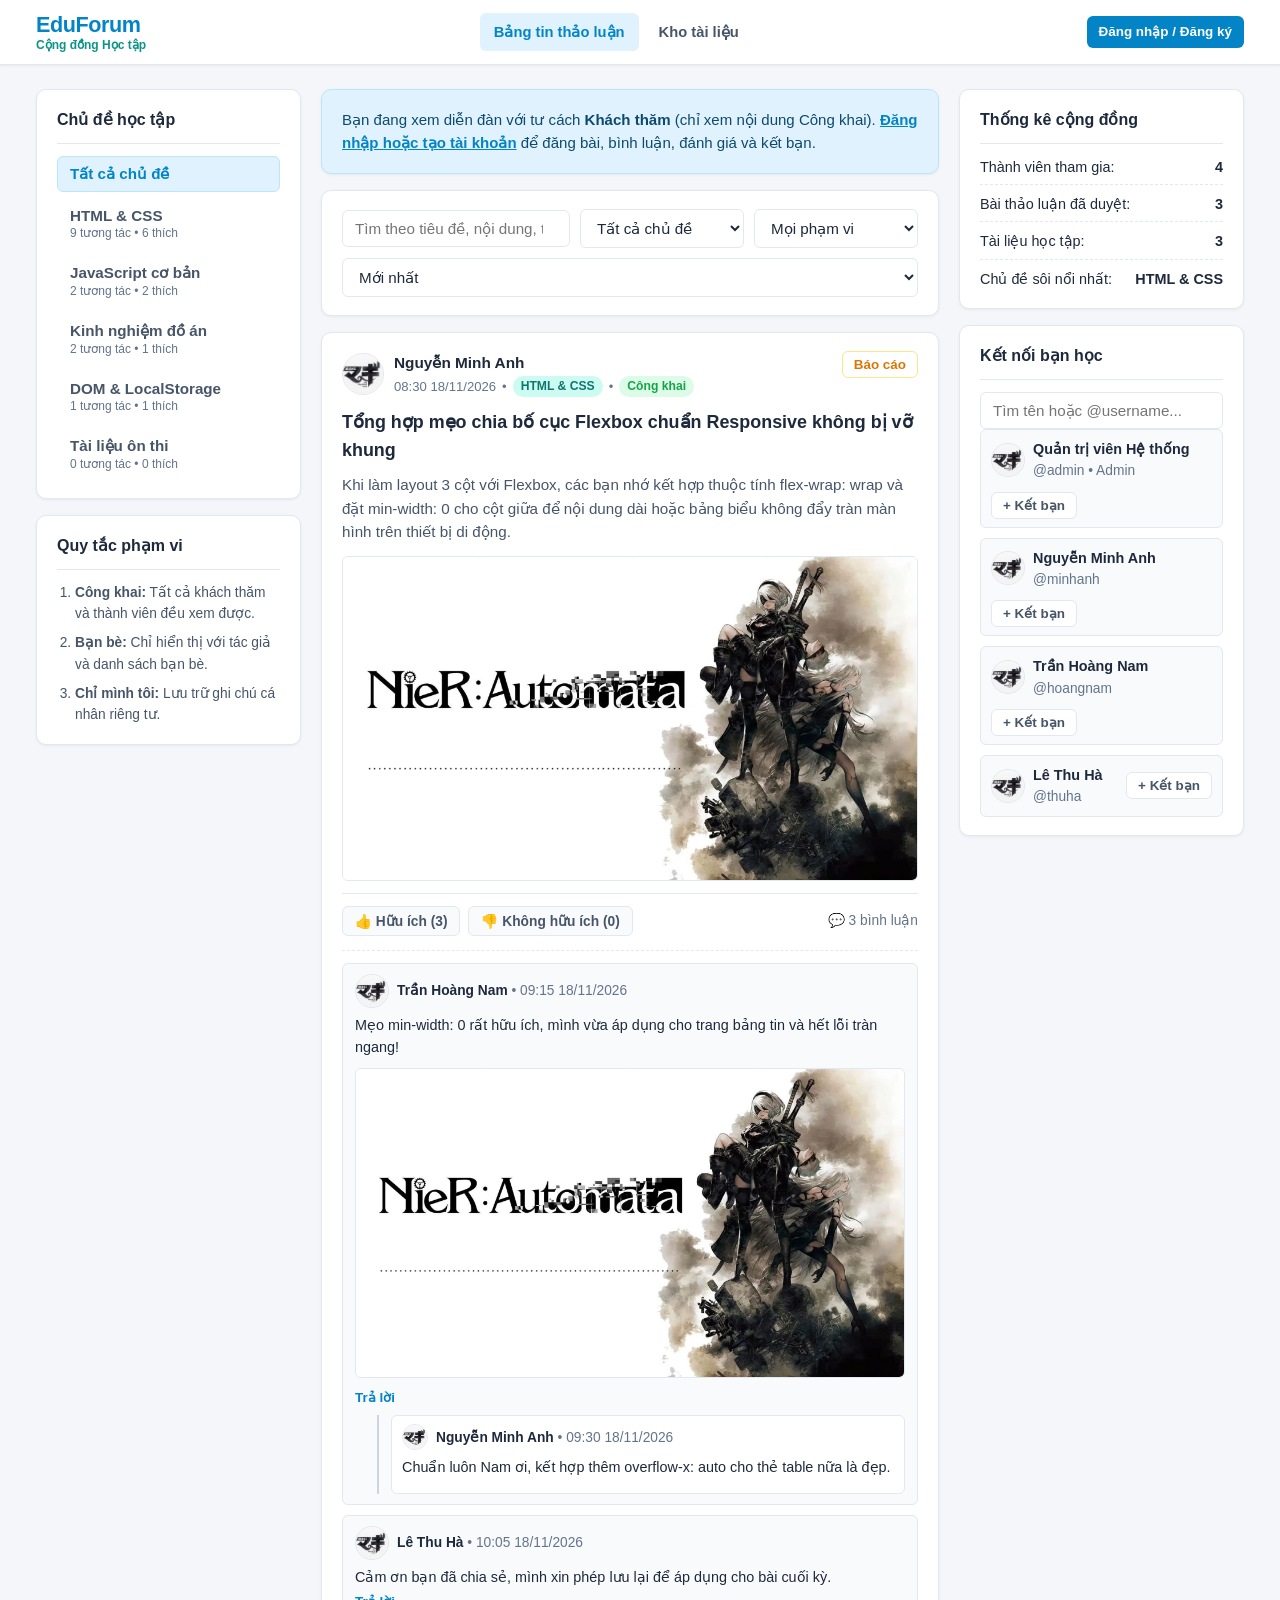
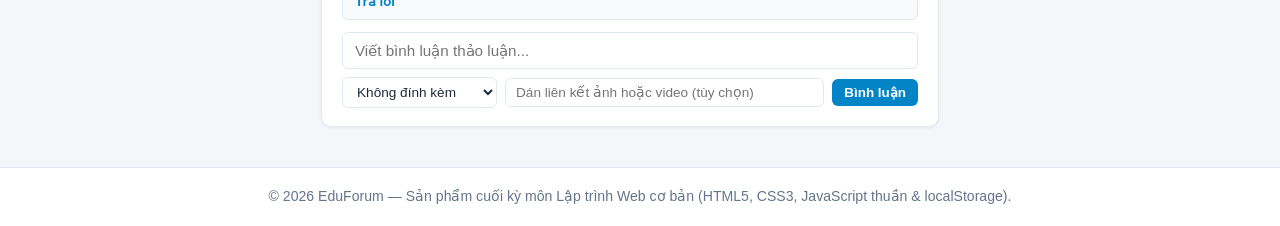
<file: index.html>
<!DOCTYPE html>
<html lang="vi">
<head>
  <meta charset="UTF-8">
  <meta name="viewport" content="width=device-width, initial-scale=1.0">
  <title>EduForum — Diễn đàn Thảo luận & Chia sẻ Học tập</title>
  <link rel="stylesheet" href="css/style.css">
  <link rel="stylesheet" href="css/components.css">
</head>
<body>
  <!-- HEADER & THANH ĐIỀU HƯỚNG CHÍNH -->
  <header class="site-header">
    <div class="container header-inner">
      <a href="index.html" class="brand-logo">
        <strong>EduForum</strong>
        <span>Cộng đồng Học tập</span>
      </a>

      <nav class="main-nav" aria-label="Điều hướng chính">
        <ul class="nav-list">
          <li><a href="index.html" class="nav-link active">Bảng tin thảo luận</a></li>
          <li><a href="resources.html" class="nav-link">Kho tài liệu</a></li>
          <li data-auth="user" style="display: none;">
            <a href="profile.html" class="nav-link">
              Hồ sơ cá nhân
              <span class="badge badge-danger js-friend-request-badge" style="display: none;">0</span>
            </a>
          </li>
          <li data-role="admin" style="display: none;">
            <a href="admin.html" class="nav-link">Kiểm duyệt</a>
          </li>
        </ul>
      </nav>

      <div class="header-user-actions">
        <!-- Hiển thị khi ở chế độ Khách thăm -->
        <div data-auth="guest">
          <a href="auth.html" class="btn btn-primary btn-sm">Đăng nhập / Đăng ký</a>
        </div>

        <!-- Hiển thị khi đã đăng nhập (User / Admin) -->
        <div class="user-menu-box" data-auth="user" style="display: none;">
          <img src="assets/images/default-avatar.png" alt="Ảnh đại diện" class="avatar-sm js-current-user-avatar">
          <div class="user-menu-text">
            <span class="js-current-user-name">Thành viên</span>
            <small class="js-current-user-role">Thành viên</small>
          </div>
          <button type="button" id="logoutBtn" class="btn btn-sm btn-outline js-logout-btn">Đăng xuất</button>
        </div>
      </div>
    </div>
  </header>

  <!-- BỐ CỤC 3 CỘT FLEXBOX CHÍNH -->
  <main class="container layout-3-col">
    <!-- CỘT TRÁI: CHỦ ĐỀ HỌC TẬP & HƯỚNG DẪN -->
    <aside class="sidebar-left">
      <section class="card">
        <h2 class="widget-title">Chủ đề học tập</h2>
        <ul id="sidebarTopicsList" class="topic-sidebar-list">
          <!-- Render động bởi PostsModule.populateTopicElements() -->
        </ul>
      </section>

      <section class="card">
        <h2 class="widget-title">Quy tắc phạm vi</h2>
        <ol class="guide-ordered-list">
          <li><strong>Công khai:</strong> Tất cả khách thăm và thành viên đều xem được.</li>
          <li><strong>Bạn bè:</strong> Chỉ hiển thị với tác giả và danh sách bạn bè.</li>
          <li><strong>Chỉ mình tôi:</strong> Lưu trữ ghi chú cá nhân riêng tư.</li>
        </ol>
      </section>
    </aside>

    <!-- CỘT GIỮA: TẠO BÀI, BỘ LỌC & LUỒNG THẢO LUẬN -->
    <section class="main-feed">
      <!-- Lời nhắc đăng nhập dành cho Khách thăm -->
      <div class="card guest-banner" data-auth="guest">
        <p>
          Bạn đang xem diễn đàn với tư cách <strong>Khách thăm</strong> (chỉ xem nội dung Công khai).
          <a href="auth.html">Đăng nhập hoặc tạo tài khoản</a> để đăng bài, bình luận, đánh giá và kết bạn.
        </p>
      </div>

      <!-- Biểu mẫu tạo bài thảo luận mới (Chỉ hiện khi đã đăng nhập) -->
      <section class="card create-box" data-auth="user" style="display: none;">
        <h2 class="section-title">Tạo bài thảo luận mới</h2>
        <form id="createPostForm" class="app-form">
          <div class="form-group">
            <label for="postTitle">Tiêu đề thảo luận *</label>
            <input type="text" id="postTitle" name="title" placeholder="Nhập câu hỏi hoặc chủ đề cần thảo luận..." required>
          </div>

          <div class="form-row">
            <div class="form-group">
              <label for="postTopicSelect">Chọn chủ đề có sẵn *</label>
              <select id="postTopicSelect" name="topic" class="js-topic-select" required></select>
            </div>
            <div class="form-group">
              <label for="postNewTopic">Hoặc thêm chủ đề mới</label>
              <input type="text" id="postNewTopic" name="newTopic" placeholder="Ví dụ: Thuật toán cơ bản">
            </div>
            <div class="form-group">
              <label for="postVisibility">Phạm vi hiển thị *</label>
              <select id="postVisibility" name="visibility" required>
                <option value="public">Công khai (Public)</option>
                <option value="friends">Bạn bè (Friends)</option>
                <option value="onlyme">Chỉ mình tôi (Only Me)</option>
              </select>
            </div>
          </div>

          <div class="form-group">
            <label for="postContent">Nội dung chi tiết *</label>
            <textarea id="postContent" name="content" rows="4" placeholder="Trình bày nội dung thảo luận, đoạn mã hoặc vấn đề bạn đang gặp..." required></textarea>
          </div>

          <div class="form-row">
            <div class="form-group">
              <label for="postMediaType">Đính kèm đa phương tiện</label>
              <select id="postMediaType" name="mediaType">
                <option value="none">Không đính kèm</option>
                <option value="image">Hình ảnh (URL)</option>
                <option value="video">Video / YouTube (URL)</option>
              </select>
            </div>
            <div class="form-group flex-2">
              <label for="postMediaUrl">Đường dẫn hình ảnh hoặc video</label>
              <input type="url" id="postMediaUrl" name="mediaUrl" placeholder="https://example.com/image.png hoặc link YouTube">
            </div>
          </div>

          <div class="form-actions">
            <button type="submit" class="btn btn-primary">Gửi bài thảo luận</button>
          </div>
        </form>
      </section>

      <!-- Thanh công cụ Tìm kiếm, Lọc & Sắp xếp -->
      <section class="card filter-toolbar" aria-label="Tìm kiếm và lọc bài thảo luận">
        <div class="filter-row">
          <input type="search" id="postSearchInput" placeholder="Tìm theo tiêu đề, nội dung, tác giả...">
          <select id="postTopicFilter" class="js-topic-select" data-include-all="true" aria-label="Lọc theo chủ đề"></select>
          <select id="postVisibilityFilter" aria-label="Lọc theo phạm vi">
            <option value="all">Mọi phạm vi</option>
            <option value="public">Công khai</option>
            <option value="friends">Bạn bè</option>
            <option value="onlyme">Chỉ mình tôi</option>
          </select>
          <select id="postSortSelect" aria-label="Sắp xếp bài viết">
            <option value="newest">Mới nhất</option>
            <option value="most_useful">Hữu ích nhất (Nhiều Like)</option>
            <option value="most_interested">Quan tâm nhất (Nhiều tương tác)</option>
            <option value="topic_interested">Chủ đề được quan tâm nhất</option>
          </select>
        </div>
      </section>

      <!-- Danh sách bài thảo luận -->
      <section id="postsFeedContainer" class="posts-feed" aria-live="polite">
        <!-- Render động bởi PostsModule.renderPostsFeed() -->
      </section>
    </section>

    <!-- CỘT PHẢI: THỐNG KÊ CỘNG ĐỒNG & TÌM KIẾM BẠN BÈ -->
    <aside class="sidebar-right">
      <section class="card">
        <h2 class="widget-title">Thống kê cộng đồng</h2>
        <div id="communityQuickStats">
          <!-- Render động bởi AdminModule.renderAdminDashboardStats() -->
        </div>
      </section>

      <section class="card">
        <h2 class="widget-title">Kết nối bạn học</h2>
        <div class="form-group">
          <input type="search" id="userSearchInput" placeholder="Tìm tên hoặc @username...">
        </div>
        <div id="friendSuggestionsList">
          <!-- Render động bởi FriendsModule.renderUserDiscovery() -->
        </div>
      </section>
    </aside>
  </main>

  <!-- MODAL CHỈNH SỬA BÀI THẢO LUẬN -->
  <div id="editPostModal" class="modal" style="display: none;" role="dialog" aria-modal="true" aria-labelledby="editPostModalTitle">
    <div class="modal-content card">
      <div class="modal-header">
        <h3 id="editPostModalTitle">Chỉnh sửa bài thảo luận</h3>
        <button type="button" class="btn-close-modal" onclick="document.getElementById('editPostModal').style.display='none'">&times;</button>
      </div>
      <form id="editPostForm" class="app-form">
        <div class="form-group">
          <label for="editPostTitle">Tiêu đề *</label>
          <input type="text" id="editPostTitle" name="title" required>
        </div>
        <div class="form-row">
          <div class="form-group">
            <label for="editPostTopic">Chủ đề *</label>
            <select id="editPostTopic" name="topic" class="js-topic-select" required></select>
          </div>
          <div class="form-group">
            <label for="editPostNewTopic">Hoặc chủ đề mới</label>
            <input type="text" id="editPostNewTopic" name="newTopic" placeholder="Nhập chủ đề mới...">
          </div>
          <div class="form-group">
            <label for="editPostVisibility">Phạm vi *</label>
            <select id="editPostVisibility" name="visibility" required>
              <option value="public">Công khai</option>
              <option value="friends">Bạn bè</option>
              <option value="onlyme">Chỉ mình tôi</option>
            </select>
          </div>
        </div>
        <div class="form-group">
          <label for="editPostContent">Nội dung *</label>
          <textarea id="editPostContent" name="content" rows="4" required></textarea>
        </div>
        <div class="form-row">
          <div class="form-group">
            <label for="editPostMediaType">Loại đính kèm</label>
            <select id="editPostMediaType" name="mediaType">
              <option value="none">Không đính kèm</option>
              <option value="image">Hình ảnh</option>
              <option value="video">Video</option>
            </select>
          </div>
          <div class="form-group flex-2">
            <label for="editPostMediaUrl">Liên kết Media</label>
            <input type="url" id="editPostMediaUrl" name="mediaUrl" placeholder="https://...">
          </div>
        </div>
        <div class="form-actions">
          <button type="button" class="btn btn-outline" onclick="document.getElementById('editPostModal').style.display='none'">Hủy</button>
          <button type="submit" class="btn btn-primary">Lưu thay đổi</button>
        </div>
      </form>
    </div>
  </div>

  <!-- FOOTER -->
  <footer class="site-footer">
    <div class="container footer-inner">
      <p>&copy; 2026 EduForum — Sản phẩm cuối kỳ môn Lập trình Web cơ bản (HTML5, CSS3, JavaScript thuần &amp; localStorage).</p>
    </div>
  </footer>

  <!-- THỨ TỰ NẠP SCRIPT CHUẨN -->
  <script src="js/mockData.js"></script>
  <script src="js/storage.js"></script>
  <script src="js/auth.js"></script>
  <script src="js/posts.js"></script>
  <script src="js/friends.js"></script>
  <script src="js/admin.js"></script>
</body>
</html>
</file>
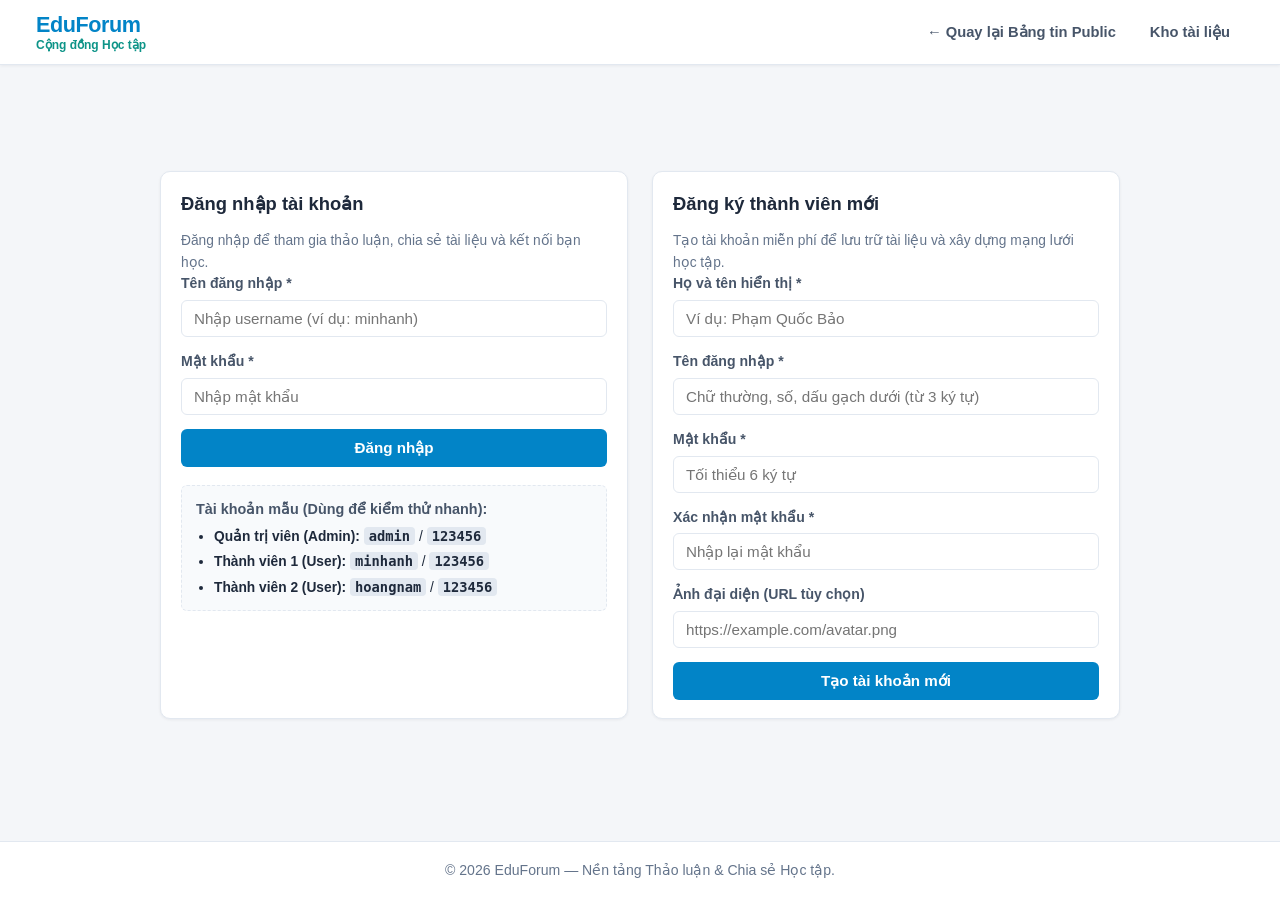
<file: admin.html>
<!DOCTYPE html>
<html lang="vi">
<head>
  <meta charset="UTF-8">
  <meta name="viewport" content="width=device-width, initial-scale=1.0">
  <title>Trung tâm Kiểm duyệt &amp; Thống kê — EduForum</title>
  <link rel="stylesheet" href="css/style.css">
  <link rel="stylesheet" href="css/components.css">
</head>
<body>
  <!-- HEADER & ĐIỀU HƯỚNG -->
  <header class="site-header">
    <div class="container header-inner">
      <a href="index.html" class="brand-logo">
        <strong>EduForum</strong>
        <span>Quản trị &amp; Kiểm duyệt</span>
      </a>

      <nav class="main-nav" aria-label="Điều hướng chính">
        <ul class="nav-list">
          <li><a href="index.html" class="nav-link">Bảng tin thảo luận</a></li>
          <li><a href="resources.html" class="nav-link">Kho tài liệu</a></li>
          <li data-auth="user">
            <a href="profile.html" class="nav-link">
              Hồ sơ cá nhân
              <span class="badge badge-danger js-friend-request-badge" style="display: none;">0</span>
            </a>
          </li>
          <li data-role="admin">
            <a href="admin.html" class="nav-link active">Kiểm duyệt</a>
          </li>
        </ul>
      </nav>

      <div class="header-user-actions">
        <div class="user-menu-box" data-auth="user">
          <img src="assets/images/default-avatar.png" alt="Ảnh đại diện Admin" class="avatar-sm js-current-user-avatar">
          <div class="user-menu-text">
            <span class="js-current-user-name">Admin</span>
            <small class="js-current-user-role">Quản trị viên (Admin)</small>
          </div>
          <button type="button" id="logoutBtn" class="btn btn-sm btn-outline js-logout-btn">Đăng xuất</button>
        </div>
      </div>
    </div>
  </header>

  <main class="container admin-main">
    <h1 class="page-heading">Bảng điều khiển Kiểm duyệt &amp; Thống kê Cộng đồng</h1>

    <!-- 1. THẺ SỐ LIỆU THỐNG KÊ TỔNG QUAN -->
    <section id="adminStatsContainer" class="stats-grid" aria-label="Thống kê tổng quan">
      <!-- Render động bởi AdminModule.renderAdminDashboardStats() -->
    </section>

    <!-- 2. BẢNG HÀNG CHỜ KIỂM DUYỆT THEO MỨC ĐỘ ƯU TIÊN -->
    <section class="card admin-section">
      <div class="section-header-flex">
        <div>
          <h2 class="section-title">Hàng chờ kiểm duyệt nội dung</h2>
          <p class="text-muted">Nội dung bị người dùng báo cáo vi phạm được gắn mức <strong>Ưu tiên Cao</strong> và tự động xếp lên đầu.</p>
        </div>
        <select id="adminQueueTypeFilter" aria-label="Lọc loại nội dung chờ duyệt">
          <option value="all">Tất cả nội dung chờ duyệt</option>
          <option value="post">Chỉ Bài thảo luận</option>
          <option value="resource">Chỉ Tài liệu học tập</option>
        </select>
      </div>

      <div class="table-responsive">
        <table class="data-table">
          <thead>
            <tr>
              <th>Mức ưu tiên</th>
              <th>Loại</th>
              <th>Tiêu đề &amp; Tóm tắt nội dung</th>
              <th>Tác giả</th>
              <th>Thời gian gửi</th>
              <th>Thao tác kiểm duyệt</th>
            </tr>
          </thead>
          <tbody id="moderationQueueBody">
            <!-- Render động bởi AdminModule.renderModerationQueueTable() -->
          </tbody>
        </table>
      </div>
    </section>

    <!-- 3. BẢNG DANH SÁCH BÁO CÁO VI PHẠM -->
    <section class="card admin-section">
      <div class="section-header-flex">
        <div>
          <h2 class="section-title">Danh sách báo cáo vi phạm từ người dùng</h2>
          <p class="text-muted">Xem xét lý do báo cáo và quyết định giữ lại, yêu cầu chỉnh sửa hoặc loại bỏ nội dung.</p>
        </div>
        <select id="adminReportStatusFilter" aria-label="Lọc trạng thái báo cáo">
          <option value="pending">Báo cáo chờ xử lý</option>
          <option value="resolved">Báo cáo đã xử lý</option>
          <option value="all">Tất cả báo cáo</option>
        </select>
      </div>

      <div class="table-responsive">
        <table class="data-table">
          <thead>
            <tr>
              <th>Người báo cáo</th>
              <th>Đối tượng bị báo cáo</th>
              <th>Lý do vi phạm</th>
              <th>Thời gian</th>
              <th>Trạng thái</th>
              <th>Xử lý báo cáo</th>
            </tr>
          </thead>
          <tbody id="reportsTableBody">
            <!-- Render động bởi AdminModule.renderReportsTable() -->
          </tbody>
        </table>
      </div>
    </section>

    <!-- 4. BẢNG XẾP HẠNG CHỦ ĐỀ ĐƯỢC QUAN TÂM & HỮU ÍCH -->
    <section class="card admin-section">
      <div class="section-header-flex">
        <div>
          <h2 class="section-title">Thống kê chủ đề được quan tâm &amp; hữu ích nhất</h2>
          <p class="text-muted">Số liệu được tổng hợp động từ lượt Like, Dislike và Bình luận của bài viết &amp; tài liệu đã duyệt.</p>
        </div>
      </div>

      <div class="table-responsive">
        <table class="data-table">
          <thead>
            <tr>
              <th>Hạng</th>
              <th>Tên chủ đề</th>
              <th>Số lượng nội dung</th>
              <th>Điểm quan tâm (Tổng tương tác)</th>
              <th>Độ hữu ích (Tổng lượt Like)</th>
            </tr>
          </thead>
          <tbody id="adminTopicStatsBody">
            <!-- Render động bởi AdminModule.renderAdminDashboardStats() -->
          </tbody>
        </table>
      </div>
    </section>
  </main>

  <!-- FOOTER -->
  <footer class="site-footer">
    <div class="container footer-inner">
      <p>&copy; 2026 EduForum — Khu vực Quản trị viên &amp; Kiểm duyệt nội dung.</p>
    </div>
  </footer>

  <!-- THỨ TỰ NẠP SCRIPT CHUẨN -->
  <script src="js/mockData.js"></script>
  <script src="js/storage.js"></script>
  <script src="js/auth.js"></script>
  <script src="js/admin.js"></script>
</body>
</html>
</file>
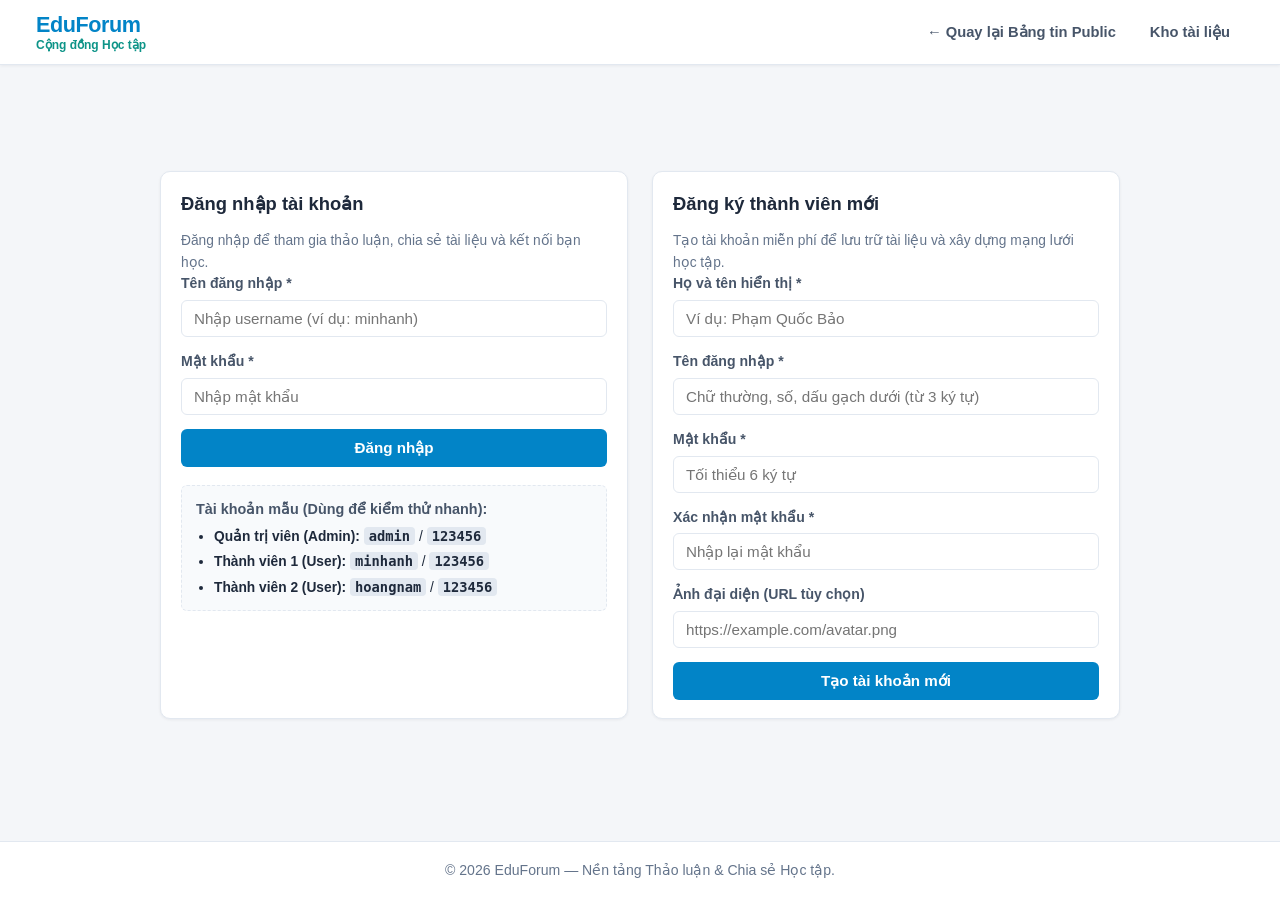
<file: auth.html>
<!DOCTYPE html>
<html lang="vi">
<head>
  <meta charset="UTF-8">
  <meta name="viewport" content="width=device-width, initial-scale=1.0">
  <title>Đăng nhập &amp; Đăng ký — EduForum</title>
  <link rel="stylesheet" href="css/style.css">
  <link rel="stylesheet" href="css/components.css">
</head>
<body>
  <!-- HEADER TỐI GIẢN CHO TRANG XÁC THỰC -->
  <header class="site-header">
    <div class="container header-inner">
      <a href="index.html" class="brand-logo">
        <strong>EduForum</strong>
        <span>Cộng đồng Học tập</span>
      </a>

      <nav class="main-nav" aria-label="Điều hướng">
        <ul class="nav-list">
          <li><a href="index.html" class="nav-link">&larr; Quay lại Bảng tin Public</a></li>
          <li><a href="resources.html" class="nav-link">Kho tài liệu</a></li>
        </ul>
      </nav>
    </div>
  </header>

  <main class="container auth-page-wrapper">
    <div class="auth-columns">
      <!-- CỘT 1: BIỂU MẪU ĐĂNG NHẬP -->
      <section class="card auth-card" aria-labelledby="loginHeading">
        <h1 id="loginHeading" class="section-title">Đăng nhập tài khoản</h1>
        <p class="text-muted">Đăng nhập để tham gia thảo luận, chia sẻ tài liệu và kết nối bạn học.</p>

        <div id="loginError" class="alert-error" style="display: none;" role="alert"></div>

        <form id="loginForm" class="app-form">
          <div class="form-group">
            <label for="loginUsername">Tên đăng nhập *</label>
            <input type="text" id="loginUsername" name="username" placeholder="Nhập username (ví dụ: minhanh)" required>
          </div>

          <div class="form-group">
            <label for="loginPassword">Mật khẩu *</label>
            <input type="password" id="loginPassword" name="password" placeholder="Nhập mật khẩu" required>
          </div>

          <button type="submit" class="btn btn-primary btn-block">Đăng nhập</button>
        </form>

        <!-- Gợi ý tài khoản mẫu có sẵn trong localStorage -->
        <aside class="demo-accounts-box">
          <h3>Tài khoản mẫu (Dùng để kiểm thử nhanh):</h3>
          <ul>
            <li><strong>Quản trị viên (Admin):</strong> <code>admin</code> / <code>123456</code></li>
            <li><strong>Thành viên 1 (User):</strong> <code>minhanh</code> / <code>123456</code></li>
            <li><strong>Thành viên 2 (User):</strong> <code>hoangnam</code> / <code>123456</code></li>
          </ul>
        </aside>
      </section>

      <!-- CỘT 2: BIỂU MẪU ĐĂNG KÝ THÀNH VIÊN MỚI -->
      <section class="card auth-card" aria-labelledby="registerHeading">
        <h2 id="registerHeading" class="section-title">Đăng ký thành viên mới</h2>
        <p class="text-muted">Tạo tài khoản miễn phí để lưu trữ tài liệu và xây dựng mạng lưới học tập.</p>

        <div id="registerError" class="alert-error" style="display: none;" role="alert"></div>

        <form id="registerForm" class="app-form">
          <div class="form-group">
            <label for="regFullName">Họ và tên hiển thị *</label>
            <input type="text" id="regFullName" name="fullName" placeholder="Ví dụ: Phạm Quốc Bảo" required>
          </div>

          <div class="form-group">
            <label for="regUsername">Tên đăng nhập *</label>
            <input type="text" id="regUsername" name="username" placeholder="Chữ thường, số, dấu gạch dưới (từ 3 ký tự)" minlength="3" required>
          </div>

          <div class="form-group">
            <label for="regPassword">Mật khẩu *</label>
            <input type="password" id="regPassword" name="password" placeholder="Tối thiểu 6 ký tự" minlength="6" required>
          </div>

          <div class="form-group">
            <label for="regConfirmPassword">Xác nhận mật khẩu *</label>
            <input type="password" id="regConfirmPassword" name="confirmPassword" placeholder="Nhập lại mật khẩu" minlength="6" required>
          </div>

          <div class="form-group">
            <label for="regAvatar">Ảnh đại diện (URL tùy chọn)</label>
            <input type="url" id="regAvatar" name="avatar" placeholder="https://example.com/avatar.png">
          </div>

          <button type="submit" class="btn btn-primary btn-block">Tạo tài khoản mới</button>
        </form>
      </section>
    </div>
  </main>

  <!-- FOOTER -->
  <footer class="site-footer">
    <div class="container footer-inner">
      <p>&copy; 2026 EduForum — Nền tảng Thảo luận &amp; Chia sẻ Học tập.</p>
    </div>
  </footer>

  <!-- THỨ TỰ NẠP SCRIPT CHUẨN -->
  <script src="js/mockData.js"></script>
  <script src="js/storage.js"></script>
  <script src="js/auth.js"></script>
</body>
</html>
</file>
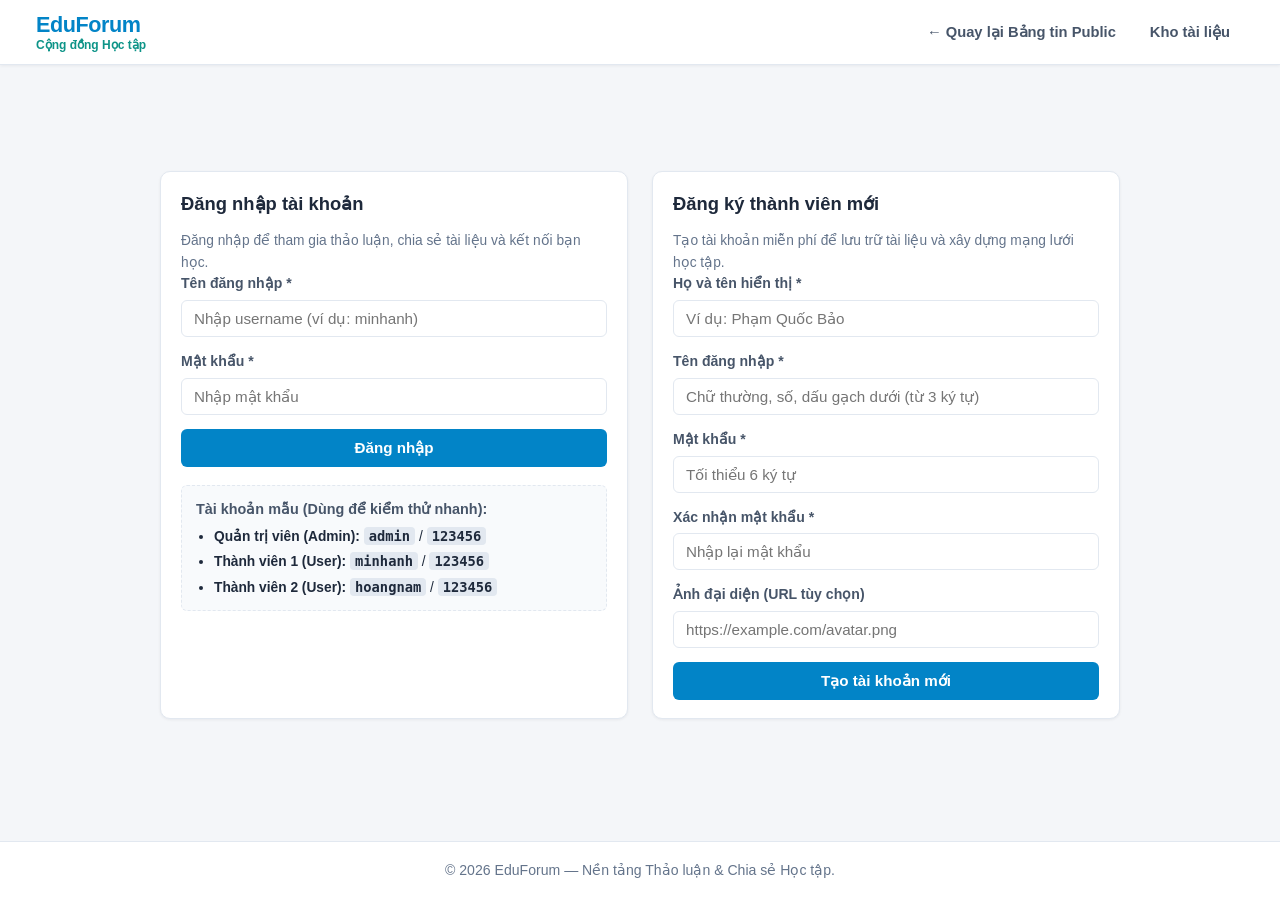
<file: profile.html>
<!DOCTYPE html>
<html lang="vi">
<head>
  <meta charset="UTF-8">
  <meta name="viewport" content="width=device-width, initial-scale=1.0">
  <title>Hồ sơ cá nhân — EduForum</title>
  <link rel="stylesheet" href="css/style.css">
  <link rel="stylesheet" href="css/components.css">
</head>
<body>
  <!-- HEADER & ĐIỀU HƯỚNG -->
  <header class="site-header">
    <div class="container header-inner">
      <a href="index.html" class="brand-logo">
        <strong>EduForum</strong>
        <span>Cộng đồng Học tập</span>
      </a>

      <nav class="main-nav" aria-label="Điều hướng chính">
        <ul class="nav-list">
          <li><a href="index.html" class="nav-link">Bảng tin thảo luận</a></li>
          <li><a href="resources.html" class="nav-link">Kho tài liệu</a></li>
          <li data-auth="user">
            <a href="profile.html" class="nav-link active">
              Hồ sơ cá nhân
              <span class="badge badge-danger js-friend-request-badge" style="display: none;">0</span>
            </a>
          </li>
          <li data-role="admin" style="display: none;">
            <a href="admin.html" class="nav-link">Kiểm duyệt</a>
          </li>
        </ul>
      </nav>

      <div class="header-user-actions">
        <div class="user-menu-box" data-auth="user">
          <img src="assets/images/default-avatar.png" alt="Ảnh đại diện" class="avatar-sm js-current-user-avatar">
          <div class="user-menu-text">
            <span class="js-current-user-name">Thành viên</span>
            <small class="js-current-user-role">Thành viên</small>
          </div>
          <button type="button" id="logoutBtn" class="btn btn-sm btn-outline js-logout-btn">Đăng xuất</button>
        </div>
      </div>
    </div>
  </header>

  <main class="container">
    <!-- THỐNG KÊ HOẠT ĐỘNG CÁ NHÂN -->
    <section aria-labelledby="personalStatsHeading" class="profile-stats-wrapper">
      <h1 id="personalStatsHeading" class="page-heading">Hồ sơ &amp; Hoạt động cá nhân</h1>
      <div id="personalStatsContainer" class="stats-grid">
        <!-- Render động bởi AdminModule.renderProfilePageData() -->
      </div>
    </section>

    <!-- BỐ CỤC 2 CỘT: THÔNG TIN & BẠN BÈ (TRÁI) | BÀI ĐĂNG & TÀI LIỆU (PHẢI) -->
    <div class="layout-2-col">
      <aside class="sidebar-left profile-sidebar">
        <!-- Form cập nhật thông tin cá nhân -->
        <section class="card">
          <div class="profile-avatar-header">
            <img src="assets/images/default-avatar.png" alt="Avatar cá nhân" class="avatar-lg js-current-user-avatar">
            <div>
              <h2 class="js-current-user-name">Thành viên</h2>
              <span class="badge badge-topic js-current-user-role">Thành viên</span>
            </div>
          </div>

          <form id="profileForm" class="app-form">
            <div class="form-group">
              <label for="profUsername">Tên đăng nhập</label>
              <input type="text" id="profUsername" name="username" readonly disabled>
            </div>
            <div class="form-group">
              <label for="profFullName">Họ và tên *</label>
              <input type="text" id="profFullName" name="fullName" required>
            </div>
            <div class="form-group">
              <label for="profAvatar">Đường dẫn ảnh đại diện (URL)</label>
              <input type="url" id="profAvatar" name="avatar" placeholder="https://example.com/avatar.png">
            </div>
            <div class="form-group">
              <label for="profNewPassword">Đổi mật khẩu mới (bỏ trống nếu giữ nguyên)</label>
              <input type="password" id="profNewPassword" name="newPassword" minlength="6" placeholder="Tối thiểu 6 ký tự">
            </div>
            <button type="submit" class="btn btn-primary btn-block">Lưu thông tin hồ sơ</button>
          </form>
        </section>

        <!-- Lời mời kết bạn chờ duyệt -->
        <section class="card">
          <h2 class="widget-title">Lời mời kết bạn chờ duyệt</h2>
          <div id="friendRequestsContainer">
            <!-- Render động bởi FriendsModule.renderFriendRequests() -->
          </div>
        </section>

        <!-- Danh sách bạn bè hiện tại -->
        <section class="card">
          <h2 class="widget-title">Danh sách bạn bè</h2>
          <div id="friendsListContainer">
            <!-- Render động bởi FriendsModule.renderFriendsList() -->
          </div>
        </section>

        <!-- Tìm kiếm & Kết nối bạn bè mới -->
        <section class="card">
          <h2 class="widget-title">Tìm kiếm bạn học</h2>
          <div class="form-group">
            <input type="search" id="userSearchInput" placeholder="Nhập họ tên hoặc @username...">
          </div>
          <div id="userSearchResults">
            <!-- Render động bởi FriendsModule.renderUserDiscovery() -->
          </div>
        </section>
      </aside>

      <!-- DANH SÁCH NỘI DUNG CỦA TÀI KHOẢN -->
      <section class="main-content">
        <section class="profile-section-block">
          <h2 class="section-title">Bài thảo luận của tôi</h2>
          <div id="myPostsContainer" class="posts-feed">
            <!-- Render động bởi AdminModule.renderProfilePageData() -->
          </div>
        </section>

        <section class="profile-section-block">
          <h2 class="section-title">Tài liệu đã chia sẻ</h2>
          <div id="myResourcesContainer" class="resources-feed">
            <!-- Render động bởi AdminModule.renderProfilePageData() -->
          </div>
        </section>

        <section class="profile-section-block">
          <h2 class="section-title">Tài liệu đã lưu</h2>
          <div id="savedResourcesContainer" class="resources-feed">
            <!-- Render động bởi AdminModule.renderProfilePageData() -->
          </div>
        </section>
      </section>
    </div>
  </main>

  <!-- MODAL CHỈNH SỬA BÀI VIẾT TRÊN TRANG HỒ SƠ -->
  <div id="editPostModal" class="modal" style="display: none;" role="dialog" aria-modal="true">
    <div class="modal-content card">
      <div class="modal-header">
        <h3>Chỉnh sửa bài thảo luận</h3>
        <button type="button" class="btn-close-modal" onclick="document.getElementById('editPostModal').style.display='none'">&times;</button>
      </div>
      <form id="editPostForm" class="app-form">
        <div class="form-group">
          <label for="profEditPostTitle">Tiêu đề *</label>
          <input type="text" id="profEditPostTitle" name="title" required>
        </div>
        <div class="form-row">
          <div class="form-group">
            <label for="profEditPostTopic">Chủ đề *</label>
            <select id="profEditPostTopic" name="topic" class="js-topic-select" required></select>
          </div>
          <div class="form-group">
            <label for="profEditPostVisibility">Phạm vi *</label>
            <select id="profEditPostVisibility" name="visibility" required>
              <option value="public">Công khai</option>
              <option value="friends">Bạn bè</option>
              <option value="onlyme">Chỉ mình tôi</option>
            </select>
          </div>
        </div>
        <div class="form-group">
          <label for="profEditPostContent">Nội dung *</label>
          <textarea id="profEditPostContent" name="content" rows="4" required></textarea>
        </div>
        <div class="form-row">
          <div class="form-group">
            <label for="profEditPostMediaType">Loại đính kèm</label>
            <select id="profEditPostMediaType" name="mediaType">
              <option value="none">Không đính kèm</option>
              <option value="image">Hình ảnh</option>
              <option value="video">Video</option>
            </select>
          </div>
          <div class="form-group flex-2">
            <label for="profEditPostMediaUrl">Liên kết Media</label>
            <input type="url" id="profEditPostMediaUrl" name="mediaUrl">
          </div>
        </div>
        <div class="form-actions">
          <button type="button" class="btn btn-outline" onclick="document.getElementById('editPostModal').style.display='none'">Hủy</button>
          <button type="submit" class="btn btn-primary">Lưu thay đổi</button>
        </div>
      </form>
    </div>
  </div>

  <!-- MODAL CHỈNH SỬA TÀI LIỆU TRÊN TRANG HỒ SƠ -->
  <div id="editResourceModal" class="modal" style="display: none;" role="dialog" aria-modal="true">
    <div class="modal-content card">
      <div class="modal-header">
        <h3>Chỉnh sửa tài liệu</h3>
        <button type="button" class="btn-close-modal" onclick="document.getElementById('editResourceModal').style.display='none'">&times;</button>
      </div>
      <form id="editResourceForm" class="app-form">
        <div class="form-group">
          <label for="profEditResTitle">Tên tài liệu *</label>
          <input type="text" id="profEditResTitle" name="title" required>
        </div>
        <div class="form-row">
          <div class="form-group">
            <label for="profEditResTopic">Chủ đề *</label>
            <select id="profEditResTopic" name="topic" class="js-topic-select" required></select>
          </div>
          <div class="form-group">
            <label for="profEditResVisibility">Phạm vi *</label>
            <select id="profEditResVisibility" name="visibility" required>
              <option value="public">Công khai</option>
              <option value="friends">Bạn bè</option>
              <option value="onlyme">Chỉ mình tôi</option>
            </select>
          </div>
        </div>
        <div class="form-group">
          <label for="profEditResFileLink">Liên kết tài liệu (URL) *</label>
          <input type="url" id="profEditResFileLink" name="fileLink" required>
        </div>
        <div class="form-group">
          <label for="profEditResDescription">Mô tả *</label>
          <textarea id="profEditResDescription" name="description" rows="3" required></textarea>
        </div>
        <div class="form-actions">
          <button type="button" class="btn btn-outline" onclick="document.getElementById('editResourceModal').style.display='none'">Hủy</button>
          <button type="submit" class="btn btn-primary">Lưu thay đổi</button>
        </div>
      </form>
    </div>
  </div>

  <!-- FOOTER -->
  <footer class="site-footer">
    <div class="container footer-inner">
      <p>&copy; 2026 EduForum — Quản lý hồ sơ &amp; kết nối học tập.</p>
    </div>
  </footer>

  <!-- THỨ TỰ NẠP SCRIPT CHUẨN -->
  <script src="js/mockData.js"></script>
  <script src="js/storage.js"></script>
  <script src="js/auth.js"></script>
  <script src="js/posts.js"></script>
  <script src="js/resources.js"></script>
  <script src="js/friends.js"></script>
  <script src="js/admin.js"></script>
</body>
</html>
</file>
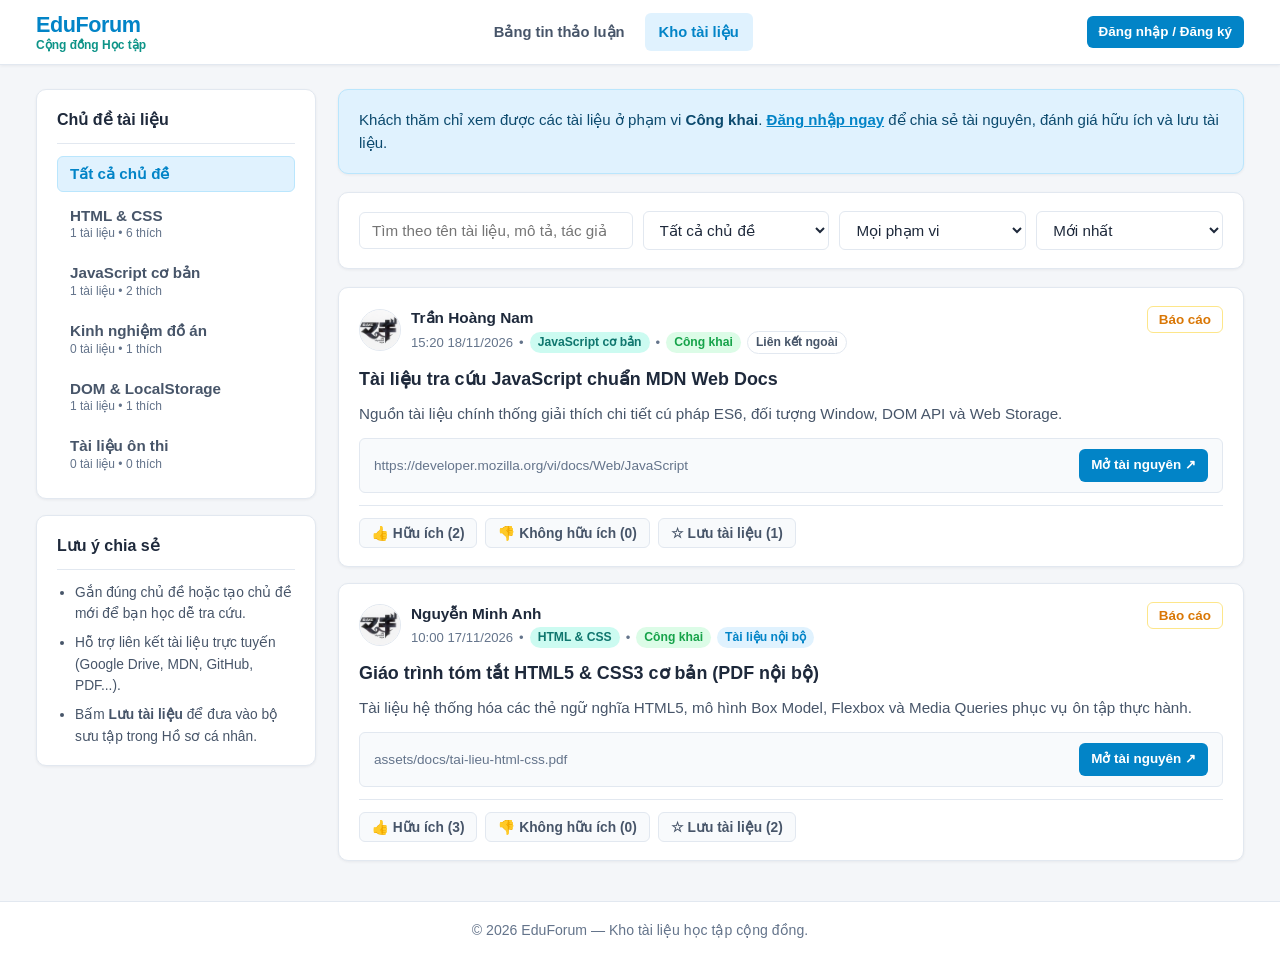
<file: resources.html>
<!DOCTYPE html>
<html lang="vi">
<head>
  <meta charset="UTF-8">
  <meta name="viewport" content="width=device-width, initial-scale=1.0">
  <title>Kho tài liệu học tập — EduForum</title>
  <link rel="stylesheet" href="css/style.css">
  <link rel="stylesheet" href="css/components.css">
</head>
<body>
  <!-- HEADER & ĐIỀU HƯỚNG -->
  <header class="site-header">
    <div class="container header-inner">
      <a href="index.html" class="brand-logo">
        <strong>EduForum</strong>
        <span>Cộng đồng Học tập</span>
      </a>

      <nav class="main-nav" aria-label="Điều hướng chính">
        <ul class="nav-list">
          <li><a href="index.html" class="nav-link">Bảng tin thảo luận</a></li>
          <li><a href="resources.html" class="nav-link active">Kho tài liệu</a></li>
          <li data-auth="user" style="display: none;">
            <a href="profile.html" class="nav-link">
              Hồ sơ cá nhân
              <span class="badge badge-danger js-friend-request-badge" style="display: none;">0</span>
            </a>
          </li>
          <li data-role="admin" style="display: none;">
            <a href="admin.html" class="nav-link">Kiểm duyệt</a>
          </li>
        </ul>
      </nav>

      <div class="header-user-actions">
        <div data-auth="guest">
          <a href="auth.html" class="btn btn-primary btn-sm">Đăng nhập / Đăng ký</a>
        </div>
        <div class="user-menu-box" data-auth="user" style="display: none;">
          <img src="assets/images/default-avatar.png" alt="Ảnh đại diện" class="avatar-sm js-current-user-avatar">
          <div class="user-menu-text">
            <span class="js-current-user-name">Thành viên</span>
            <small class="js-current-user-role">Thành viên</small>
          </div>
          <button type="button" id="logoutBtn" class="btn btn-sm btn-outline js-logout-btn">Đăng xuất</button>
        </div>
      </div>
    </div>
  </header>

  <!-- BỐ CỤC 2 CỘT FLEXBOX: SIDEBAR CHỦ ĐỀ + KHO TÀI LIỆU -->
  <main class="container layout-2-col">
    <aside class="sidebar-left">
      <section class="card">
        <h2 class="widget-title">Chủ đề tài liệu</h2>
        <ul id="resourceSidebarTopics" class="topic-sidebar-list">
          <!-- Render động bởi ResourcesModule.populateResourceTopicsSidebar() -->
        </ul>
      </section>

      <section class="card">
        <h2 class="widget-title">Lưu ý chia sẻ</h2>
        <ul class="guide-list">
          <li>Gắn đúng chủ đề hoặc tạo chủ đề mới để bạn học dễ tra cứu.</li>
          <li>Hỗ trợ liên kết tài liệu trực tuyến (Google Drive, MDN, GitHub, PDF...).</li>
          <li>Bấm <strong>Lưu tài liệu</strong> để đưa vào bộ sưu tập trong Hồ sơ cá nhân.</li>
        </ul>
      </section>
    </aside>

    <section class="main-content">
      <!-- Lời nhắc đăng nhập cho Khách thăm -->
      <div class="card guest-banner" data-auth="guest">
        <p>
          Khách thăm chỉ xem được các tài liệu ở phạm vi <strong>Công khai</strong>.
          <a href="auth.html">Đăng nhập ngay</a> để chia sẻ tài nguyên, đánh giá hữu ích và lưu tài liệu.
        </p>
      </div>

      <!-- Biểu mẫu chia sẻ tài liệu mới -->
      <section class="card create-box" data-auth="user" style="display: none;">
        <h2 class="section-title">Chia sẻ tài liệu học tập</h2>
        <form id="createResourceForm" class="app-form">
          <div class="form-group">
            <label for="resTitle">Tên tài liệu *</label>
            <input type="text" id="resTitle" name="title" placeholder="Ví dụ: Tài liệu tổng hợp Flexbox & Grid CSS3" required>
          </div>

          <div class="form-row">
            <div class="form-group">
              <label for="resTopicSelect">Chủ đề có sẵn *</label>
              <select id="resTopicSelect" name="topic" class="js-topic-select" required></select>
            </div>
            <div class="form-group">
              <label for="resNewTopic">Hoặc thêm chủ đề mới</label>
              <input type="text" id="resNewTopic" name="newTopic" placeholder="Nhập tên chủ đề mới...">
            </div>
            <div class="form-group">
              <label for="resVisibility">Phạm vi chia sẻ *</label>
              <select id="resVisibility" name="visibility" required>
                <option value="public">Công khai (Public)</option>
                <option value="friends">Bạn bè (Friends)</option>
                <option value="onlyme">Chỉ mình tôi (Only Me)</option>
              </select>
            </div>
          </div>

          <div class="form-group">
            <label for="resFileLink">Đường dẫn liên kết tài liệu (URL) *</label>
            <input type="url" id="resFileLink" name="fileLink" placeholder="https://developer.mozilla.org/..." required>
          </div>

          <div class="form-group">
            <label for="resDescription">Mô tả nội dung tài liệu *</label>
            <textarea id="resDescription" name="description" rows="3" placeholder="Tóm tắt nội dung chính, đối tượng phù hợp..." required></textarea>
          </div>

          <div class="form-actions">
            <button type="submit" class="btn btn-primary">Chia sẻ tài liệu</button>
          </div>
        </form>
      </section>

      <!-- Thanh tìm kiếm, lọc & sắp xếp tài liệu -->
      <section class="card filter-toolbar" aria-label="Tìm kiếm và lọc tài liệu">
        <div class="filter-row">
          <input type="search" id="resourceSearchInput" placeholder="Tìm theo tên tài liệu, mô tả, tác giả...">
          <select id="resourceTopicFilter" class="js-topic-select" data-include-all="true" aria-label="Lọc chủ đề tài liệu"></select>
          <select id="resourceVisibilityFilter" aria-label="Lọc phạm vi tài liệu">
            <option value="all">Mọi phạm vi</option>
            <option value="public">Công khai</option>
            <option value="friends">Bạn bè</option>
            <option value="onlyme">Chỉ mình tôi</option>
          </select>
          <select id="resourceSortSelect" aria-label="Sắp xếp tài liệu">
            <option value="newest">Mới nhất</option>
            <option value="most_useful">Hữu ích nhất (Nhiều Like)</option>
            <option value="most_interested">Quan tâm nhất (Nhiều tương tác)</option>
            <option value="topic_interested">Chủ đề được quan tâm nhất</option>
          </select>
        </div>
      </section>

      <!-- Danh sách tài liệu học tập -->
      <section id="resourcesContainer" class="resources-feed" aria-live="polite">
        <!-- Render động bởi ResourcesModule.renderResourcesList() -->
      </section>
    </section>
  </main>

  <!-- MODAL CHỈNH SỬA TÀI LIỆU -->
  <div id="editResourceModal" class="modal" style="display: none;" role="dialog" aria-modal="true" aria-labelledby="editResourceModalTitle">
    <div class="modal-content card">
      <div class="modal-header">
        <h3 id="editResourceModalTitle">Chỉnh sửa thông tin tài liệu</h3>
        <button type="button" class="btn-close-modal" onclick="document.getElementById('editResourceModal').style.display='none'">&times;</button>
      </div>
      <form id="editResourceForm" class="app-form">
        <div class="form-group">
          <label for="editResTitle">Tên tài liệu *</label>
          <input type="text" id="editResTitle" name="title" required>
        </div>
        <div class="form-row">
          <div class="form-group">
            <label for="editResTopic">Chủ đề *</label>
            <select id="editResTopic" name="topic" class="js-topic-select" required></select>
          </div>
          <div class="form-group">
            <label for="editResNewTopic">Hoặc chủ đề mới</label>
            <input type="text" id="editResNewTopic" name="newTopic" placeholder="Nhập chủ đề mới...">
          </div>
          <div class="form-group">
            <label for="editResVisibility">Phạm vi *</label>
            <select id="editResVisibility" name="visibility" required>
              <option value="public">Công khai</option>
              <option value="friends">Bạn bè</option>
              <option value="onlyme">Chỉ mình tôi</option>
            </select>
          </div>
        </div>
        <div class="form-group">
          <label for="editResFileLink">Đường dẫn tài liệu (URL) *</label>
          <input type="url" id="editResFileLink" name="fileLink" required>
        </div>
        <div class="form-group">
          <label for="editResDescription">Mô tả chi tiết *</label>
          <textarea id="editResDescription" name="description" rows="3" required></textarea>
        </div>
        <div class="form-actions">
          <button type="button" class="btn btn-outline" onclick="document.getElementById('editResourceModal').style.display='none'">Hủy</button>
          <button type="submit" class="btn btn-primary">Lưu thay đổi</button>
        </div>
      </form>
    </div>
  </div>

  <!-- FOOTER -->
  <footer class="site-footer">
    <div class="container footer-inner">
      <p>&copy; 2026 EduForum — Kho tài liệu học tập cộng đồng.</p>
    </div>
  </footer>

  <!-- THỨ TỰ NẠP SCRIPT CHUẨN -->
  <script src="js/mockData.js"></script>
  <script src="js/storage.js"></script>
  <script src="js/auth.js"></script>
  <script src="js/posts.js"></script>
  <script src="js/resources.js"></script>
</body>
</html>
</file>
<file: css/style.css>
/* ==========================================================================
   css/style.css
   Biến màu học thuật (:root), Reset CSS, Bố cục Flexbox & Responsive (@media)
   ========================================================================== */

:root {
  /* Bảng màu chủ đạo học thuật (Xanh dương & Xanh ngọc) */
  --primary-color: #0284c7;
  --primary-hover: #0369a1;
  --primary-light: #e0f2fe;
  --accent-color: #0d9488;
  --accent-light: #ccfbf1;

  /* Màu nền & Bề mặt thẻ */
  --bg-body: #f4f6f9;
  --bg-card: #ffffff;
  --bg-subtle: #f8fafc;

  /* Màu chữ & Viền */
  --text-main: #1e293b;
  --text-secondary: #475569;
  --text-muted: #64748b;
  --border-color: #e2e8f0;

  /* Màu trạng thái nghiệp vụ */
  --success-color: #16a34a;
  --success-bg: #dcfce7;
  --warning-color: #d97706;
  --warning-bg: #fef3c7;
  --danger-color: #dc2626;
  --danger-bg: #fee2e2;
  --info-color: #2563eb;
  --info-bg: #dbeafe;

  /* Kích thước, Bo góc & Đổ bóng */
  --container-max: 1240px;
  --radius-sm: 6px;
  --radius-md: 10px;
  --radius-lg: 14px;
  --shadow-sm: 0 1px 3px rgba(15, 23, 42, 0.06);
  --shadow-md: 0 4px 12px rgba(15, 23, 42, 0.08);
  --shadow-lg: 0 12px 28px rgba(15, 23, 42, 0.16);
  --transition-fast: 0.18s ease;
}

/* ==========================================================================
   1. RESET CSS & CẤU TRÚC CƠ BẢN
   ========================================================================== */

*,
*::before,
*::after {
  box-sizing: border-box;
  margin: 0;
  padding: 0;
}

html {
  font-size: 16px;
  scroll-behavior: smooth;
}

body {
  font-family: -apple-system, BlinkMacSystemFont, "Segoe UI", Roboto, Oxygen, Ubuntu, Cantarell, sans-serif;
  background-color: var(--bg-body);
  color: var(--text-main);
  line-height: 1.55;
  min-height: 100vh;
  display: flex;
  flex-direction: column;
}

main {
  flex: 1;
  padding-top: 24px;
  padding-bottom: 40px;
}

img,
video,
iframe {
  max-width: 100%;
  display: block;
}

a {
  color: var(--primary-color);
  text-decoration: none;
  transition: color var(--transition-fast);
}

a:hover {
  color: var(--primary-hover);
}

ul,
ol {
  list-style: none;
}

button,
input,
select,
textarea {
  font-family: inherit;
  font-size: 0.95rem;
}

.container {
  width: 100%;
  max-width: var(--container-max);
  margin: 0 auto;
  padding-left: 16px;
  padding-right: 16px;
}

/* ==========================================================================
   2. HEADER & THANH ĐIỀU HƯỚNG (FLEXBOX)
   ========================================================================== */

.site-header {
  background-color: var(--bg-card);
  border-bottom: 1px solid var(--border-color);
  box-shadow: var(--shadow-sm);
  position: sticky;
  top: 0;
  z-index: 100;
}

.header-inner {
  display: flex;
  align-items: center;
  justify-content: space-between;
  gap: 16px;
  min-height: 64px;
  padding-top: 8px;
  padding-bottom: 8px;
}

.brand-logo {
  display: flex;
  flex-direction: column;
  line-height: 1.2;
}

.brand-logo strong {
  font-size: 1.35rem;
  color: var(--primary-color);
  letter-spacing: -0.02em;
}

.brand-logo span {
  font-size: 0.75rem;
  color: var(--accent-color);
  font-weight: 600;
}

.main-nav .nav-list {
  display: flex;
  align-items: center;
  gap: 6px;
  flex-wrap: wrap;
}

.nav-link {
  display: inline-flex;
  align-items: center;
  gap: 6px;
  padding: 8px 14px;
  border-radius: var(--radius-sm);
  color: var(--text-secondary);
  font-weight: 600;
  font-size: 0.92rem;
  transition: background-color var(--transition-fast), color var(--transition-fast);
}

.nav-link:hover {
  background-color: var(--bg-subtle);
  color: var(--primary-color);
}

.nav-link.active {
  background-color: var(--primary-light);
  color: var(--primary-color);
}

.header-user-actions {
  display: flex;
  align-items: center;
  gap: 12px;
}

.user-menu-box {
  display: flex;
  align-items: center;
  gap: 10px;
}

.user-menu-text {
  display: flex;
  flex-direction: column;
  line-height: 1.25;
}

.user-menu-text span {
  font-weight: 600;
  font-size: 0.9rem;
  color: var(--text-main);
}

.user-menu-text small {
  font-size: 0.75rem;
  color: var(--accent-color);
  font-weight: 500;
}

/* ==========================================================================
   3. BỐ CỤC CHÍNH FLEXBOX (3 CỘT, 2 CỘT, TRANG XÁC THỰC & THỐNG KÊ)
   ========================================================================== */

/* Bố cục 3 cột cho index.html */
.layout-3-col {
  display: flex;
  align-items: flex-start;
  gap: 20px;
}

.layout-3-col .sidebar-left {
  flex: 0 0 265px;
  display: flex;
  flex-direction: column;
  gap: 16px;
}

.layout-3-col .main-feed {
  flex: 1;
  min-width: 0; /* Ngăn nội dung dài hoặc media đẩy tràn cột giữa */
  display: flex;
  flex-direction: column;
  gap: 16px;
}

.layout-3-col .sidebar-right {
  flex: 0 0 285px;
  display: flex;
  flex-direction: column;
  gap: 16px;
}

/* Bố cục 2 cột cho resources.html & profile.html */
.layout-2-col {
  display: flex;
  align-items: flex-start;
  gap: 22px;
}

.layout-2-col .sidebar-left {
  flex: 0 0 280px;
  display: flex;
  flex-direction: column;
  gap: 16px;
}

.layout-2-col .profile-sidebar {
  flex: 0 0 330px;
}

.layout-2-col .main-content {
  flex: 1;
  min-width: 0;
  display: flex;
  flex-direction: column;
  gap: 18px;
}

/* Bố cục trang Đăng nhập / Đăng ký (auth.html) */
.auth-page-wrapper {
  display: flex;
  align-items: center;
  justify-content: center;
}

.auth-columns {
  width: 100%;
  max-width: 960px;
  display: flex;
  align-items: stretch;
  gap: 24px;
}

.auth-columns .auth-card {
  flex: 1;
  min-width: 0;
}

/* Lưới thẻ thống kê linh hoạt (admin.html & profile.html) */
.stats-grid {
  display: flex;
  flex-wrap: wrap;
  gap: 16px;
  margin-bottom: 24px;
}

.stats-grid .stat-card {
  flex: 1 1 200px;
}

/* Hàng biểu mẫu & Thanh công cụ lọc */
.form-row {
  display: flex;
  gap: 12px;
  flex-wrap: wrap;
}

.form-row .form-group {
  flex: 1 1 180px;
}

.form-row .form-group.flex-2 {
  flex: 2 1 280px;
}

.filter-row {
  display: flex;
  align-items: center;
  gap: 10px;
  flex-wrap: wrap;
}

.filter-row input[type="search"] {
  flex: 2 1 220px;
}

.filter-row select {
  flex: 1 1 160px;
}

.section-header-flex {
  display: flex;
  align-items: flex-start;
  justify-content: space-between;
  gap: 16px;
  margin-bottom: 16px;
  flex-wrap: wrap;
}

/* ==========================================================================
   4. FOOTER
   ========================================================================== */

.site-footer {
  background-color: var(--bg-card);
  border-top: 1px solid var(--border-color);
  padding: 18px 0;
  margin-top: auto;
}

.footer-inner {
  display: flex;
  align-items: center;
  justify-content: center;
  text-align: center;
  color: var(--text-muted);
  font-size: 0.88rem;
}

/* ==========================================================================
   5. RESPONSIVE DESIGN (@media)
   ========================================================================== */

@media (max-width: 992px) {
  .layout-3-col {
    flex-wrap: wrap;
  }

  .layout-3-col .sidebar-left {
    flex: 1 1 100%;
    order: 2;
  }

  .layout-3-col .main-feed {
    flex: 1 1 100%;
    order: 1;
  }

  .layout-3-col .sidebar-right {
    flex: 1 1 100%;
    order: 3;
  }
}

@media (max-width: 768px) {
  .header-inner {
    flex-direction: column;
    align-items: stretch;
    gap: 10px;
  }

  .main-nav .nav-list {
    justify-content: flex-start;
    overflow-x: auto;
    padding-bottom: 4px;
  }

  .header-user-actions {
    justify-content: space-between;
    border-top: 1px solid var(--border-color);
    padding-top: 8px;
  }

  /* Xếp chồng toàn bộ các cột trên màn hình nhỏ <= 768px */
  .layout-3-col,
  .layout-2-col,
  .auth-columns {
    flex-direction: column;
  }

  .layout-3-col .sidebar-left,
  .layout-3-col .main-feed,
  .layout-3-col .sidebar-right,
  .layout-2-col .sidebar-left,
  .layout-2-col .profile-sidebar,
  .layout-2-col .main-content,
  .auth-columns .auth-card {
    flex: 1 1 100%;
    width: 100%;
  }

  .form-row,
  .filter-row {
    flex-direction: column;
    align-items: stretch;
  }

  .form-row .form-group,
  .form-row .form-group.flex-2,
  .filter-row input[type="search"],
  .filter-row select {
    flex: 1 1 100%;
    width: 100%;
  }

  /* Bảng dữ liệu có thanh cuộn ngang không làm vỡ khung trang */
  .table-responsive {
    width: 100%;
    overflow-x: auto;
    -webkit-overflow-scrolling: touch;
  }
}
</file>
<file: css/components.css>
/* ==========================================================================
   css/components.css
   Thành phần giao diện dùng chung: Card, Button, Badge, Form, Comment, Table, Modal
   ========================================================================== */

/* ==========================================================================
   1. THẺ NỘI DUNG (CARDS) & TIÊU ĐỀ
   ========================================================================== */

.card {
  background-color: var(--bg-card);
  border: 1px solid var(--border-color);
  border-radius: var(--radius-md);
  padding: 18px 20px;
  box-shadow: var(--shadow-sm);
}

.page-heading {
  font-size: 1.5rem;
  font-weight: 700;
  color: var(--text-main);
  margin-bottom: 18px;
}

.section-title {
  font-size: 1.15rem;
  font-weight: 700;
  color: var(--text-main);
  margin-bottom: 12px;
}

.widget-title {
  font-size: 1rem;
  font-weight: 700;
  color: var(--text-main);
  padding-bottom: 10px;
  margin-bottom: 12px;
  border-bottom: 1px solid var(--border-color);
}

.text-muted {
  color: var(--text-muted);
  font-size: 0.86rem;
}

.text-center {
  text-align: center;
}

.text-danger {
  color: var(--danger-color) !important;
}

.d-block {
  display: block;
}

.guest-banner {
  background-color: var(--primary-light);
  border-color: #bae6fd;
  color: #0c4a6e;
  font-size: 0.94rem;
}

.guest-banner a {
  font-weight: 700;
  text-decoration: underline;
}

.empty-state {
  text-align: center;
  padding: 32px 20px;
  color: var(--text-muted);
}

/* ==========================================================================
   2. HỆ THỐNG NÚT BẤM (BUTTONS)
   ========================================================================== */

.btn {
  display: inline-flex;
  align-items: center;
  justify-content: center;
  gap: 6px;
  padding: 9px 16px;
  border-radius: var(--radius-sm);
  border: 1px solid transparent;
  font-weight: 600;
  cursor: pointer;
  transition: all var(--transition-fast);
  white-space: nowrap;
}

.btn-sm {
  padding: 5px 11px;
  font-size: 0.84rem;
}

.btn-block {
  width: 100%;
}

.btn-primary {
  background-color: var(--primary-color);
  color: #ffffff;
}

.btn-primary:hover {
  background-color: var(--primary-hover);
  color: #ffffff;
}

.btn-outline {
  background-color: #ffffff;
  border-color: var(--border-color);
  color: var(--text-secondary);
}

.btn-outline:hover {
  border-color: var(--primary-color);
  color: var(--primary-color);
  background-color: var(--bg-subtle);
}

.btn-danger-outline {
  background-color: #ffffff;
  border-color: #fecaca;
  color: var(--danger-color);
}

.btn-danger-outline:hover {
  background-color: var(--danger-bg);
}

.btn-warning-outline {
  background-color: #ffffff;
  border-color: #fde68a;
  color: var(--warning-color);
}

.btn-warning-outline:hover {
  background-color: var(--warning-bg);
}

.btn-link {
  background: none;
  border: none;
  padding: 0;
  color: var(--primary-color);
  font-size: 0.84rem;
  font-weight: 600;
  cursor: pointer;
}

.btn-link:hover {
  text-decoration: underline;
}

.btn-close-modal {
  background: none;
  border: none;
  font-size: 1.5rem;
  line-height: 1;
  color: var(--text-muted);
  cursor: pointer;
}

.btn-close-modal:hover {
  color: var(--text-main);
}

/* ==========================================================================
   3. NHÃN PHẠM VI & TRẠNG THÁI (BADGES)
   ========================================================================== */

.badge {
  display: inline-flex;
  align-items: center;
  padding: 2px 8px;
  border-radius: 999px;
  font-size: 0.76rem;
  font-weight: 600;
  line-height: 1.4;
}

.badge-public {
  background-color: var(--success-bg);
  color: var(--success-color);
}

.badge-friends {
  background-color: var(--info-bg);
  color: var(--info-color);
}

.badge-onlyme {
  background-color: #f1f5f9;
  color: #475569;
}

.badge-topic {
  background-color: var(--accent-light);
  color: #0f766e;
}

.badge-info {
  background-color: var(--primary-light);
  color: var(--primary-color);
}

.badge-outline {
  background-color: #ffffff;
  border: 1px solid var(--border-color);
  color: var(--text-secondary);
}

.badge-pending {
  background-color: var(--warning-bg);
  color: #b45309;
}

.badge-warning {
  background-color: #ffedd5;
  color: #c2410c;
}

.badge-danger {
  background-color: var(--danger-bg);
  color: var(--danger-color);
}

.badge-normal {
  background-color: #e2e8f0;
  color: #334155;
}

/* ==========================================================================
   4. ẢNH ĐẠI DIỆN (AVATARS)
   ========================================================================== */

.avatar-xs {
  width: 26px;
  height: 26px;
  border-radius: 50%;
  object-fit: cover;
  border: 1px solid var(--border-color);
  flex-shrink: 0;
}

.avatar-sm {
  width: 34px;
  height: 34px;
  border-radius: 50%;
  object-fit: cover;
  border: 1px solid var(--border-color);
  flex-shrink: 0;
}

.avatar-md {
  width: 42px;
  height: 42px;
  border-radius: 50%;
  object-fit: cover;
  border: 1px solid var(--border-color);
  flex-shrink: 0;
}

.avatar-lg {
  width: 64px;
  height: 64px;
  border-radius: 50%;
  object-fit: cover;
  border: 2px solid var(--primary-color);
  flex-shrink: 0;
}

/* ==========================================================================
   5. BIỂU MẪU (FORMS) & Ô NHẬP LIỆU
   ========================================================================== */

.app-form {
  display: flex;
  flex-direction: column;
  gap: 14px;
}

.form-group {
  display: flex;
  flex-direction: column;
  gap: 5px;
}

.form-group label {
  font-size: 0.88rem;
  font-weight: 600;
  color: var(--text-secondary);
}

input[type="text"],
input[type="password"],
input[type="url"],
input[type="search"],
select,
textarea {
  width: 100%;
  padding: 9px 12px;
  border: 1px solid var(--border-color);
  border-radius: var(--radius-sm);
  background-color: #ffffff;
  color: var(--text-main);
  transition: border-color var(--transition-fast), box-shadow var(--transition-fast);
}

input:focus,
select:focus,
textarea:focus {
  outline: none;
  border-color: var(--primary-color);
  box-shadow: 0 0 0 3px rgba(2, 132, 199, 0.14);
}

input:disabled {
  background-color: #f1f5f9;
  color: var(--text-muted);
  cursor: not-allowed;
}

.form-actions {
  display: flex;
  align-items: center;
  justify-content: flex-end;
  gap: 10px;
  margin-top: 4px;
}

.alert-error {
  background-color: var(--danger-bg);
  border: 1px solid #fecaca;
  color: var(--danger-color);
  padding: 10px 14px;
  border-radius: var(--radius-sm);
  font-size: 0.9rem;
  margin-bottom: 12px;
}

.visibility-quick-select {
  width: auto;
  padding: 2px 8px;
  font-size: 0.78rem;
  border-radius: 999px;
  background-color: var(--bg-subtle);
  cursor: pointer;
}

/* ==========================================================================
   6. THẺ BÀI THẢO LUẬN & KHO TÀI LIỆU
   ========================================================================== */

.posts-feed,
.resources-feed {
  display: flex;
  flex-direction: column;
  gap: 16px;
}

.post-card-header {
  display: flex;
  align-items: flex-start;
  justify-content: space-between;
  gap: 12px;
  margin-bottom: 12px;
  flex-wrap: wrap;
}

.post-author-info {
  display: flex;
  align-items: center;
  gap: 10px;
}

.author-name {
  font-size: 0.96rem;
  font-weight: 700;
  color: var(--text-main);
}

.post-meta {
  display: flex;
  align-items: center;
  flex-wrap: wrap;
  gap: 6px;
  font-size: 0.82rem;
  color: var(--text-muted);
  margin-top: 2px;
}

.post-card-controls {
  display: flex;
  align-items: center;
  gap: 6px;
}

.moderator-note-box {
  background-color: #fffbeb;
  border-left: 4px solid var(--warning-color);
  padding: 10px 12px;
  border-radius: var(--radius-sm);
  font-size: 0.88rem;
  color: #92400e;
  margin-bottom: 12px;
}

.post-title,
.resource-title {
  font-size: 1.12rem;
  font-weight: 700;
  color: var(--text-main);
  margin-bottom: 8px;
}

.post-content,
.resource-description {
  color: var(--text-secondary);
  font-size: 0.95rem;
  margin-bottom: 12px;
  word-break: break-word;
}

/* Hiển thị đa phương tiện (Ảnh / Video / Iframe) */
.post-media {
  margin-top: 10px;
  margin-bottom: 12px;
  border-radius: var(--radius-sm);
  overflow: hidden;
  border: 1px solid var(--border-color);
  background-color: #0f172a;
}

.post-media img {
  width: 100%;
  max-height: 420px;
  object-fit: contain;
  background-color: #f8fafc;
}

.post-media-video iframe,
.post-media-video video {
  width: 100%;
  height: 340px;
}

/* Hộp liên kết tài nguyên (resources.html) */
.resource-link-box {
  display: flex;
  align-items: center;
  justify-content: space-between;
  gap: 12px;
  padding: 10px 14px;
  background-color: var(--bg-subtle);
  border: 1px solid var(--border-color);
  border-radius: var(--radius-sm);
  margin-bottom: 12px;
  flex-wrap: wrap;
}

.resource-url-preview {
  font-size: 0.85rem;
  color: var(--text-muted);
  word-break: break-all;
  flex: 1;
}

/* Thanh phản ứng tương tác (Like / Dislike / Lưu tài liệu) */
.post-card-footer {
  border-top: 1px solid var(--border-color);
  padding-top: 12px;
}

.post-reactions {
  display: flex;
  align-items: center;
  gap: 8px;
  flex-wrap: wrap;
}

.btn-reaction {
  display: inline-flex;
  align-items: center;
  gap: 5px;
  padding: 6px 12px;
  border-radius: var(--radius-sm);
  border: 1px solid var(--border-color);
  background-color: var(--bg-subtle);
  color: var(--text-secondary);
  font-size: 0.86rem;
  font-weight: 600;
  cursor: pointer;
  transition: all var(--transition-fast);
}

.btn-reaction:hover {
  border-color: var(--primary-color);
  color: var(--primary-color);
}

.btn-reaction.active {
  background-color: var(--primary-light);
  border-color: var(--primary-color);
  color: var(--primary-color);
}

.btn-reaction.active-save {
  background-color: var(--warning-bg);
  border-color: #f59e0b;
  color: #b45309;
}

.comment-count-label {
  margin-left: auto;
  font-size: 0.86rem;
  color: var(--text-muted);
  font-weight: 500;
}

/* ==========================================================================
   7. BÌNH LUẬN & PHẢN HỒI ĐA CẤP (NESTED COMMENTS)
   ========================================================================== */

.comments-section {
  margin-top: 14px;
  padding-top: 12px;
  border-top: 1px dashed var(--border-color);
}

.empty-comment-text {
  font-size: 0.86rem;
  color: var(--text-muted);
  margin-bottom: 10px;
}

.comment-list {
  display: flex;
  flex-direction: column;
  gap: 10px;
  margin-bottom: 12px;
}

.comment-item {
  background-color: var(--bg-subtle);
  border: 1px solid var(--border-color);
  border-radius: var(--radius-sm);
  padding: 10px 12px;
}

.comment-header {
  display: flex;
  align-items: center;
  gap: 8px;
  margin-bottom: 6px;
}

.comment-meta {
  font-size: 0.86rem;
}

.comment-body p {
  font-size: 0.9rem;
  color: var(--text-main);
  margin-bottom: 6px;
}

.comment-actions {
  display: flex;
  align-items: center;
  gap: 12px;
  margin-top: 4px;
}

.reply-list {
  margin-top: 10px;
  margin-left: 22px;
  padding-left: 12px;
  border-left: 2px solid #cbd5e1;
  display: flex;
  flex-direction: column;
  gap: 8px;
}

.reply-item {
  background-color: #ffffff;
  border: 1px solid var(--border-color);
  border-radius: var(--radius-sm);
  padding: 8px 10px;
}

.comment-form,
.reply-form {
  display: flex;
  flex-direction: column;
  gap: 8px;
  margin-top: 8px;
}

.media-inline-inputs {
  display: flex;
  align-items: center;
  gap: 8px;
  flex-wrap: wrap;
}

.media-inline-inputs select {
  flex: 0 0 155px;
  padding: 6px 10px;
  font-size: 0.85rem;
}

.media-inline-inputs input[type="url"] {
  flex: 1 1 180px;
  padding: 6px 10px;
  font-size: 0.85rem;
}

/* ==========================================================================
   8. SIDEBAR WIDGETS, DANH SÁCH BẠN BÈ & THỐNG KÊ
   ========================================================================== */

.topic-sidebar-list {
  display: flex;
  flex-direction: column;
  gap: 6px;
}

.topic-filter-btn {
  width: 100%;
  display: flex;
  flex-direction: column;
  align-items: flex-start;
  gap: 2px;
  padding: 8px 12px;
  border-radius: var(--radius-sm);
  border: 1px solid transparent;
  background-color: transparent;
  color: var(--text-secondary);
  font-weight: 600;
  text-align: left;
  cursor: pointer;
  transition: all var(--transition-fast);
}

.topic-filter-btn:hover {
  background-color: var(--bg-subtle);
  color: var(--primary-color);
}

.topic-filter-btn.active {
  background-color: var(--primary-light);
  border-color: #bae6fd;
  color: var(--primary-color);
}

.topic-stat-pill {
  font-size: 0.75rem;
  font-weight: 400;
  color: var(--text-muted);
}

.guide-ordered-list {
  list-style: decimal;
  padding-left: 18px;
  display: flex;
  flex-direction: column;
  gap: 8px;
  font-size: 0.86rem;
  color: var(--text-secondary);
}

.guide-list {
  list-style: disc;
  padding-left: 18px;
  display: flex;
  flex-direction: column;
  gap: 8px;
  font-size: 0.86rem;
  color: var(--text-secondary);
}

.quick-stats-list {
  display: flex;
  flex-direction: column;
  gap: 8px;
  font-size: 0.9rem;
}

.quick-stats-list li {
  display: flex;
  align-items: center;
  justify-content: space-between;
  padding-bottom: 6px;
  border-bottom: 1px dashed var(--border-color);
}

.quick-stats-list li:last-child {
  border-bottom: none;
  padding-bottom: 0;
}

.stat-card {
  text-align: center;
  padding: 16px;
}

.stat-card h4 {
  font-size: 0.88rem;
  color: var(--text-secondary);
  margin-bottom: 6px;
}

.stat-number {
  font-size: 1.75rem;
  font-weight: 800;
  color: var(--primary-color);
  line-height: 1.2;
}

/* Danh sách thành viên & Kết bạn */
.profile-avatar-header {
  display: flex;
  align-items: center;
  gap: 14px;
  margin-bottom: 16px;
  padding-bottom: 14px;
  border-bottom: 1px solid var(--border-color);
}

.profile-section-block {
  display: flex;
  flex-direction: column;
  gap: 12px;
}

.user-list {
  display: flex;
  flex-direction: column;
  gap: 10px;
}

.user-list-item {
  display: flex;
  align-items: center;
  justify-content: space-between;
  gap: 10px;
  padding: 8px 10px;
  border-radius: var(--radius-sm);
  background-color: var(--bg-subtle);
  border: 1px solid var(--border-color);
  flex-wrap: wrap;
}

.user-item-info {
  display: flex;
  align-items: center;
  gap: 8px;
  min-width: 0;
}

.user-item-info strong {
  font-size: 0.9rem;
  display: block;
}

.user-item-actions {
  display: flex;
  align-items: center;
  gap: 6px;
  flex-wrap: wrap;
}

.demo-accounts-box {
  margin-top: 18px;
  padding: 12px 14px;
  border-radius: var(--radius-sm);
  background-color: var(--bg-subtle);
  border: 1px dashed var(--border-color);
  font-size: 0.86rem;
}

.demo-accounts-box h3 {
  font-size: 0.9rem;
  margin-bottom: 6px;
  color: var(--text-secondary);
}

.demo-accounts-box ul {
  list-style: disc;
  padding-left: 18px;
  display: flex;
  flex-direction: column;
  gap: 4px;
}

.demo-accounts-box code {
  background-color: #e2e8f0;
  padding: 1px 5px;
  border-radius: 4px;
  font-weight: 600;
}

/* ==========================================================================
   9. BẢNG BIỂU KIỂM DUYỆT (ADMIN TABLES) & MODAL
   ========================================================================== */

.admin-main {
  display: flex;
  flex-direction: column;
  gap: 20px;
}

.table-responsive {
  width: 100%;
  overflow-x: auto;
}

.data-table {
  width: 100%;
  border-collapse: collapse;
  font-size: 0.9rem;
  min-width: 680px;
}

.data-table th,
.data-table td {
  padding: 12px 14px;
  text-align: left;
  border-bottom: 1px solid var(--border-color);
  vertical-align: top;
}

.data-table th {
  background-color: var(--bg-subtle);
  color: var(--text-secondary);
  font-weight: 700;
  white-space: nowrap;
}

.data-table tbody tr:hover {
  background-color: #f8fafc;
}

.row-high-priority {
  background-color: #fff5f5 !important;
}

.table-snippet {
  font-size: 0.85rem;
  color: var(--text-secondary);
  margin: 4px 0;
  display: -webkit-box;
  -webkit-line-clamp: 2;
  -webkit-box-orient: vertical;
  overflow: hidden;
}

.table-actions {
  white-space: nowrap;
}

/* Cửa sổ Modal */
.modal {
  position: fixed;
  inset: 0;
  background-color: rgba(15, 23, 42, 0.55);
  z-index: 1000;
  display: flex;
  align-items: center;
  justify-content: center;
  padding: 16px;
}

.modal-content {
  width: 100%;
  max-width: 620px;
  max-height: 90vh;
  overflow-y: auto;
  box-shadow: var(--shadow-lg);
}

.modal-header {
  display: flex;
  align-items: center;
  justify-content: space-between;
  padding-bottom: 12px;
  margin-bottom: 14px;
  border-bottom: 1px solid var(--border-color);
}

@keyframes fadeIn {
  from {
    opacity: 0;
    transform: translateY(8px);
  }
  to {
    opacity: 1;
    transform: translateY(0);
  }
}
</file>
